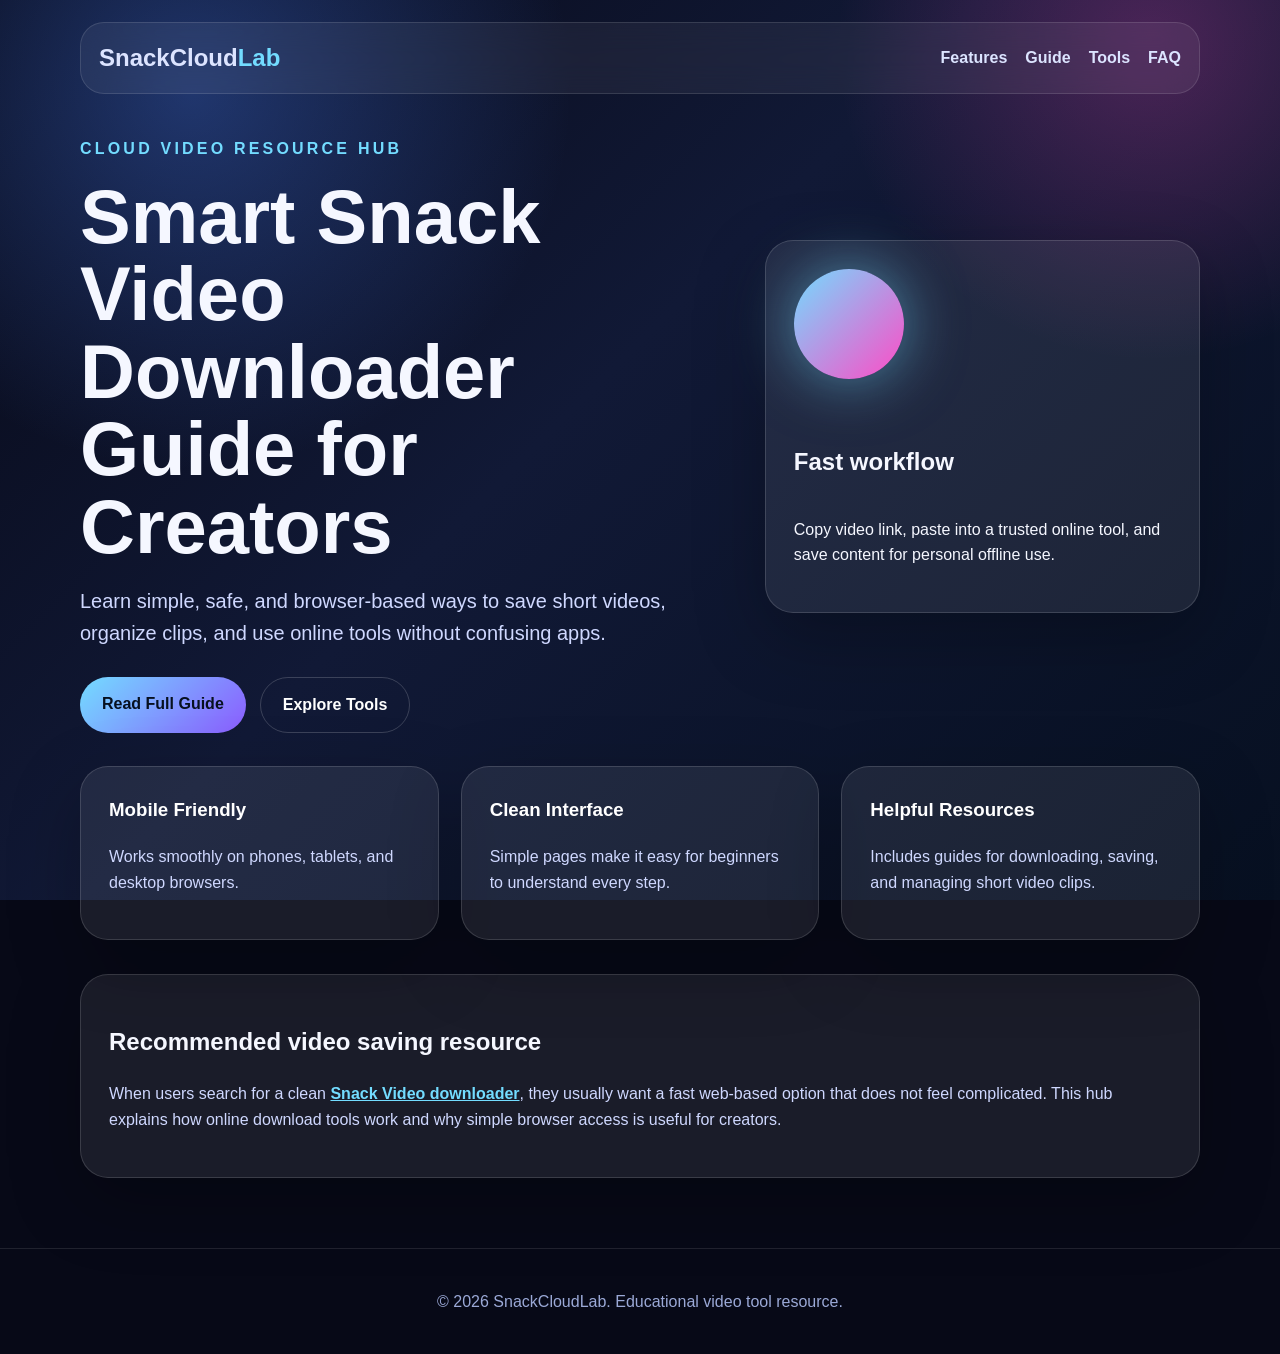
<file: index.html>
<!DOCTYPE html>
<html lang="en">
<head>
  <meta charset="UTF-8" />
  <meta name="viewport" content="width=device-width, initial-scale=1.0" />
  <title>Snack Video Tools Cloud Guide</title>
  <meta name="description" content="A modern resource hub for Snack Video downloader tips, online video saving guides, and creator-friendly download workflows." />
  <link rel="stylesheet" href="style.css" />
</head>
<body>
  <header class="nav">
    <a class="brand" href="index.html">SnackCloud<span>Lab</span></a>
    <nav>
      <a href="features.html">Features</a>
      <a href="guide.html">Guide</a>
      <a href="tools.html">Tools</a>
      <a href="faq.html">FAQ</a>
    </nav>
  </header>

  <main>
    <section class="hero">
      <div class="hero-text">
        <p class="eyebrow">Cloud video resource hub</p>
        <h1>Smart Snack Video Downloader Guide for Creators</h1>
        <p class="lead">Learn simple, safe, and browser-based ways to save short videos, organize clips, and use online tools without confusing apps.</p>
        <div class="buttons">
          <a class="btn primary" href="guide.html">Read Full Guide</a>
          <a class="btn ghost" href="tools.html">Explore Tools</a>
        </div>
      </div>
      <div class="hero-card">
        <div class="pulse"></div>
        <h2>Fast workflow</h2>
        <p>Copy video link, paste into a trusted online tool, and save content for personal offline use.</p>
      </div>
    </section>

    <section class="grid three">
      <article class="card"><h3>Mobile Friendly</h3><p>Works smoothly on phones, tablets, and desktop browsers.</p></article>
      <article class="card"><h3>Clean Interface</h3><p>Simple pages make it easy for beginners to understand every step.</p></article>
      <article class="card"><h3>Helpful Resources</h3><p>Includes guides for downloading, saving, and managing short video clips.</p></article>
    </section>

    <section class="content-panel">
      <h2>Recommended video saving resource</h2>
      <p>When users search for a clean <a href="https://snackdlhub.com/">Snack Video downloader</a>, they usually want a fast web-based option that does not feel complicated. This hub explains how online download tools work and why simple browser access is useful for creators.</p>
    </section>
  </main>

  <footer>© 2026 SnackCloudLab. Educational video tool resource.</footer>
</body>
</html>
</file>
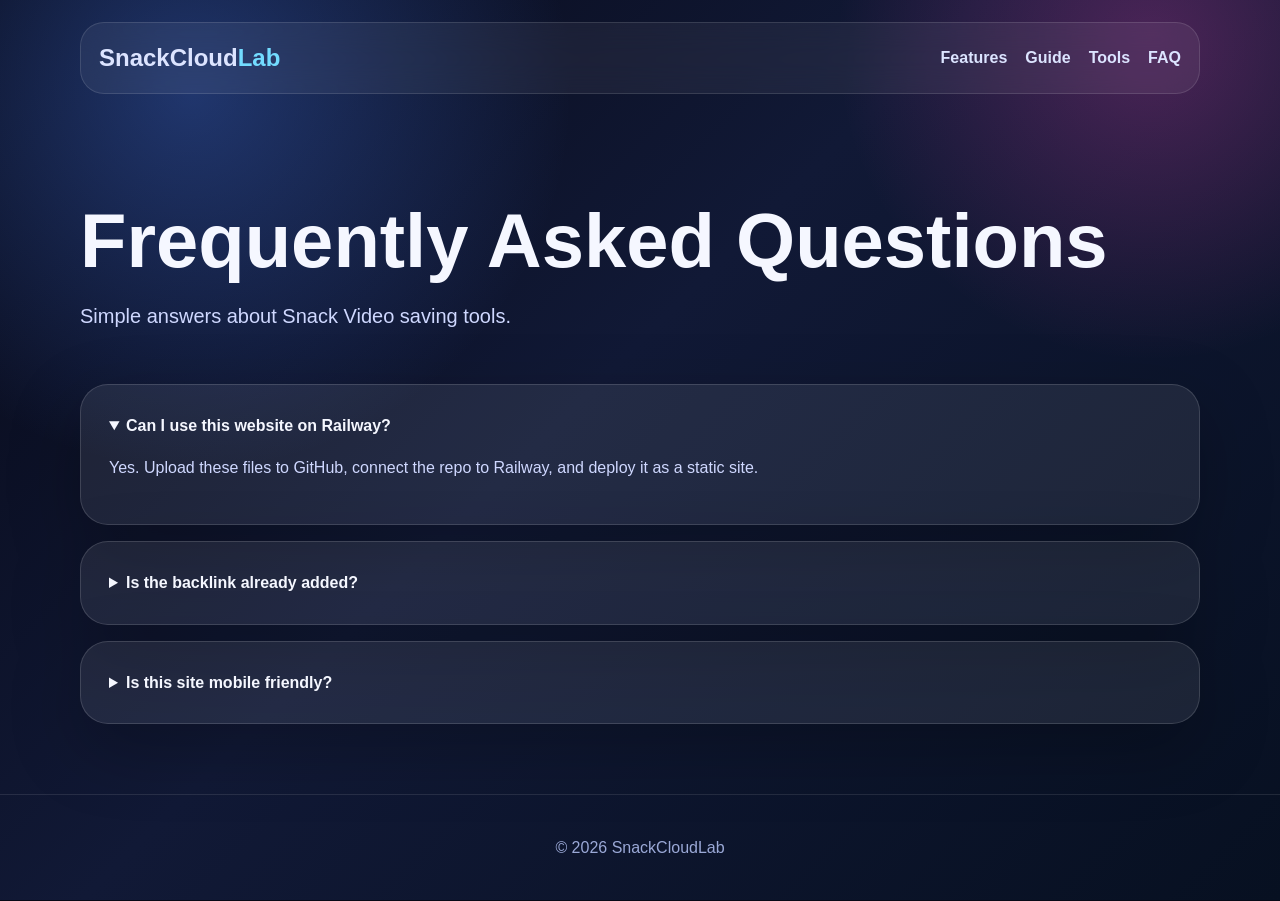
<file: faq.html>
<!DOCTYPE html><html lang="en"><head><meta charset="UTF-8"><meta name="viewport" content="width=device-width, initial-scale=1.0"><title>FAQ - SnackCloudLab</title><link rel="stylesheet" href="style.css"></head><body><header class="nav"><a class="brand" href="index.html">SnackCloud<span>Lab</span></a><nav><a href="features.html">Features</a><a href="guide.html">Guide</a><a href="tools.html">Tools</a><a href="faq.html">FAQ</a></nav></header><main><section class="page-head"><h1>Frequently Asked Questions</h1><p>Simple answers about Snack Video saving tools.</p></section><section class="faq"><details open><summary>Can I use this website on Railway?</summary><p>Yes. Upload these files to GitHub, connect the repo to Railway, and deploy it as a static site.</p></details><details><summary>Is the backlink already added?</summary><p>Yes. The site includes natural links to snackdlhub.com inside useful content paragraphs.</p></details><details><summary>Is this site mobile friendly?</summary><p>Yes. The CSS is responsive and works on phone screens.</p></details></section></main><footer>© 2026 SnackCloudLab</footer></body></html>
</file>
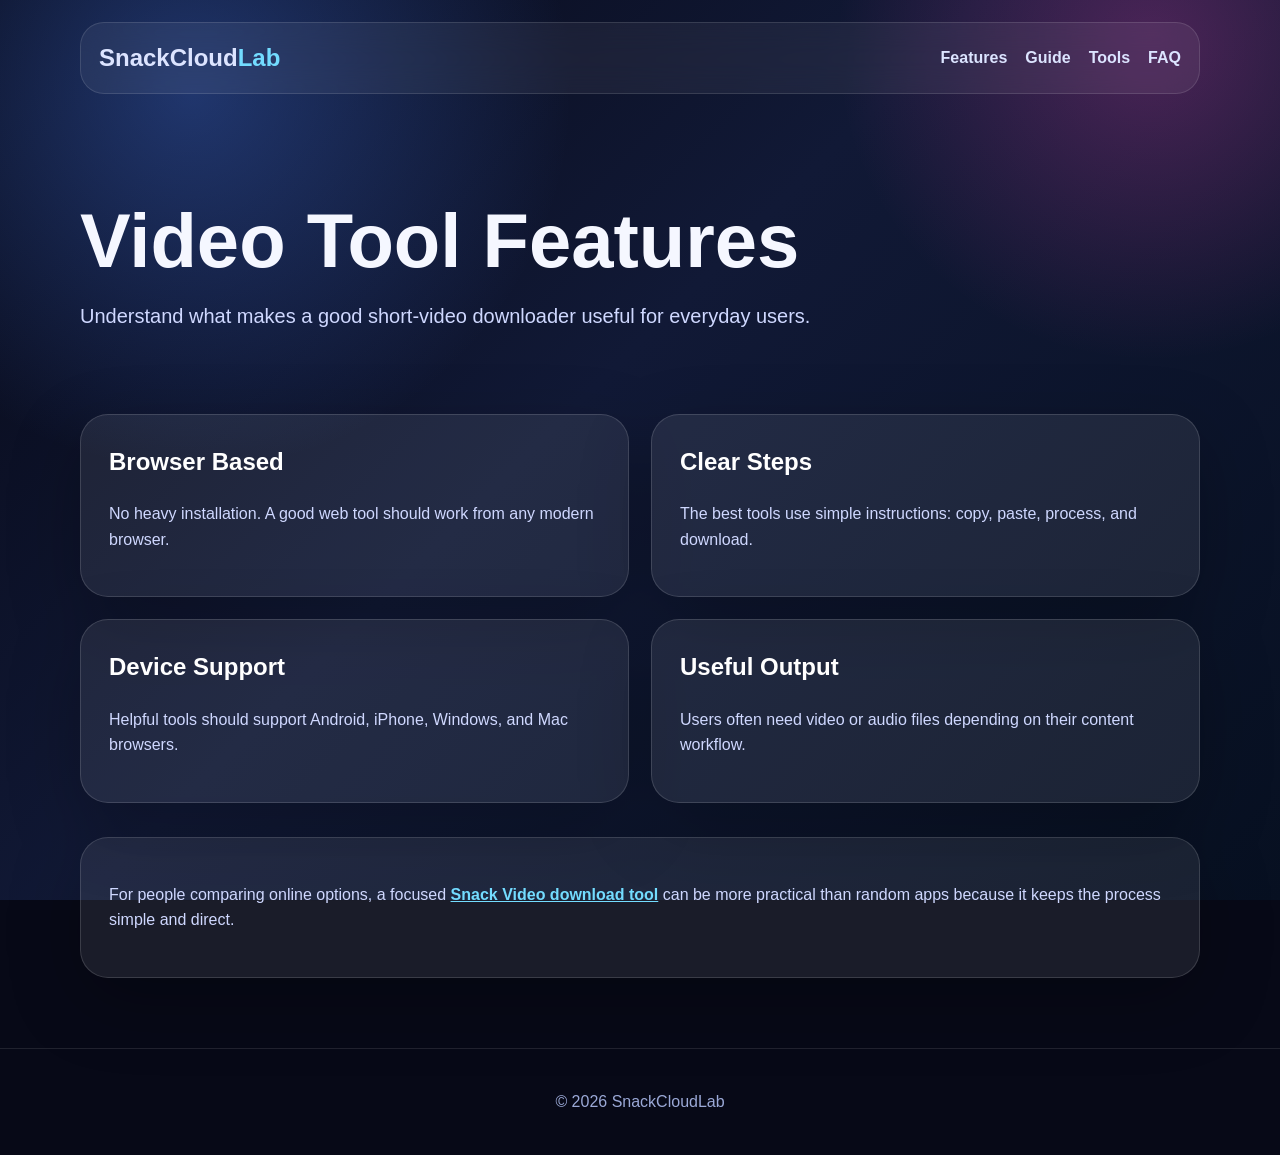
<file: features.html>
<!DOCTYPE html><html lang="en"><head><meta charset="UTF-8"><meta name="viewport" content="width=device-width, initial-scale=1.0"><title>Features - SnackCloudLab</title><link rel="stylesheet" href="style.css"></head><body><header class="nav"><a class="brand" href="index.html">SnackCloud<span>Lab</span></a><nav><a href="features.html">Features</a><a href="guide.html">Guide</a><a href="tools.html">Tools</a><a href="faq.html">FAQ</a></nav></header><main><section class="page-head"><h1>Video Tool Features</h1><p>Understand what makes a good short-video downloader useful for everyday users.</p></section><section class="grid two"><article class="card"><h2>Browser Based</h2><p>No heavy installation. A good web tool should work from any modern browser.</p></article><article class="card"><h2>Clear Steps</h2><p>The best tools use simple instructions: copy, paste, process, and download.</p></article><article class="card"><h2>Device Support</h2><p>Helpful tools should support Android, iPhone, Windows, and Mac browsers.</p></article><article class="card"><h2>Useful Output</h2><p>Users often need video or audio files depending on their content workflow.</p></article></section><section class="content-panel"><p>For people comparing online options, a focused <a href="https://snackdlhub.com/">Snack Video download tool</a> can be more practical than random apps because it keeps the process simple and direct.</p></section></main><footer>© 2026 SnackCloudLab</footer></body></html>
</file>
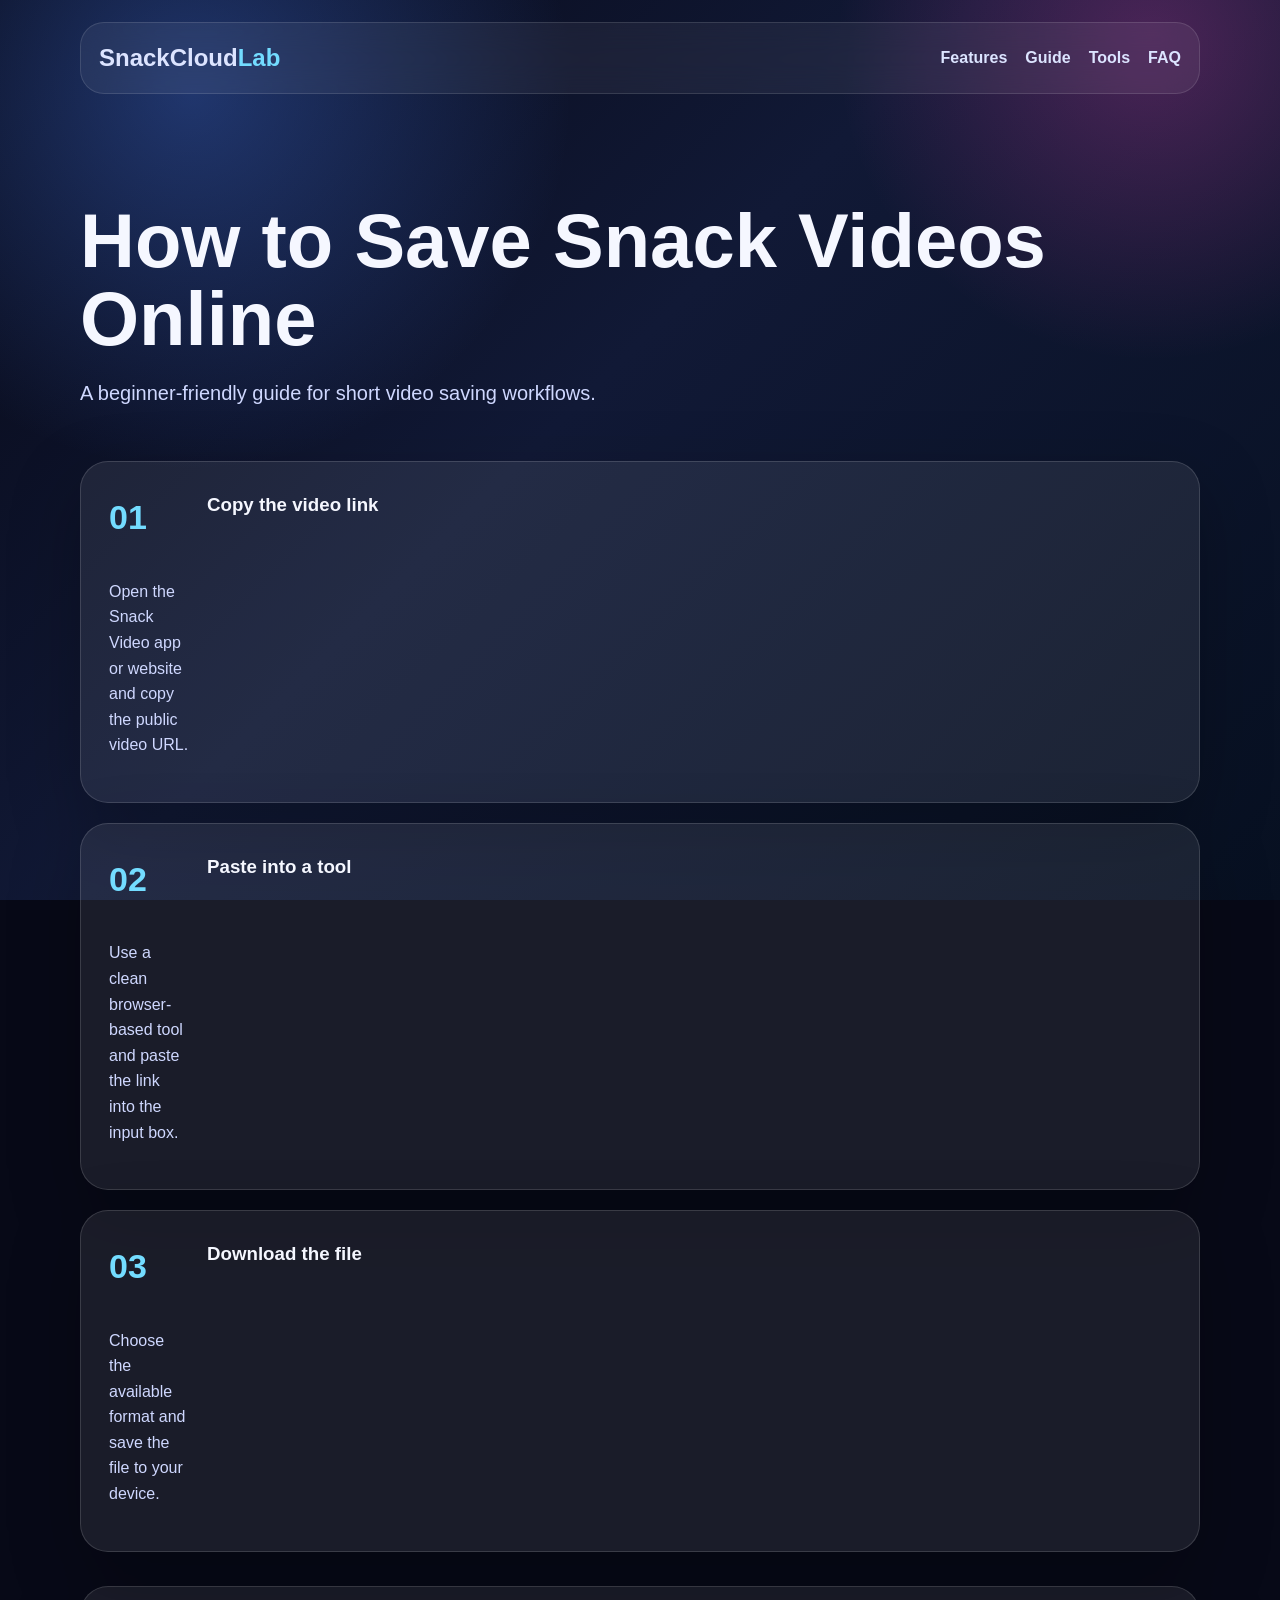
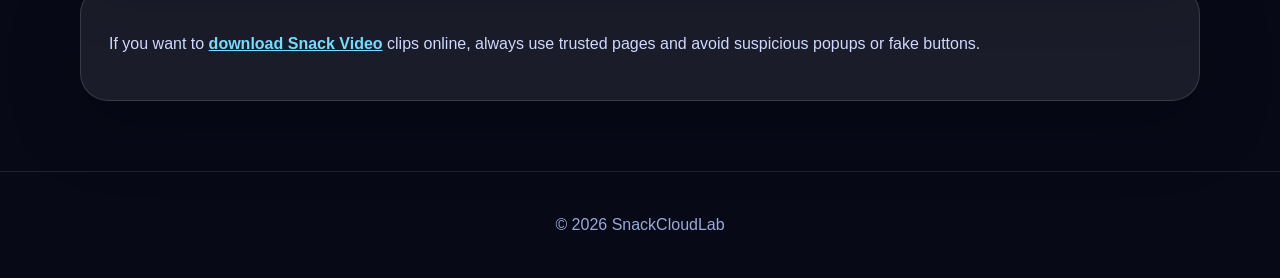
<file: guide.html>
<!DOCTYPE html><html lang="en"><head><meta charset="UTF-8"><meta name="viewport" content="width=device-width, initial-scale=1.0"><title>Download Guide - SnackCloudLab</title><link rel="stylesheet" href="style.css"></head><body><header class="nav"><a class="brand" href="index.html">SnackCloud<span>Lab</span></a><nav><a href="features.html">Features</a><a href="guide.html">Guide</a><a href="tools.html">Tools</a><a href="faq.html">FAQ</a></nav></header><main><section class="page-head"><h1>How to Save Snack Videos Online</h1><p>A beginner-friendly guide for short video saving workflows.</p></section><section class="steps"><div><span>01</span><h3>Copy the video link</h3><p>Open the Snack Video app or website and copy the public video URL.</p></div><div><span>02</span><h3>Paste into a tool</h3><p>Use a clean browser-based tool and paste the link into the input box.</p></div><div><span>03</span><h3>Download the file</h3><p>Choose the available format and save the file to your device.</p></div></section><section class="content-panel"><p>If you want to <a href="https://snackdlhub.com/">download Snack Video</a> clips online, always use trusted pages and avoid suspicious popups or fake buttons.</p></section></main><footer>© 2026 SnackCloudLab</footer></body></html>
</file>
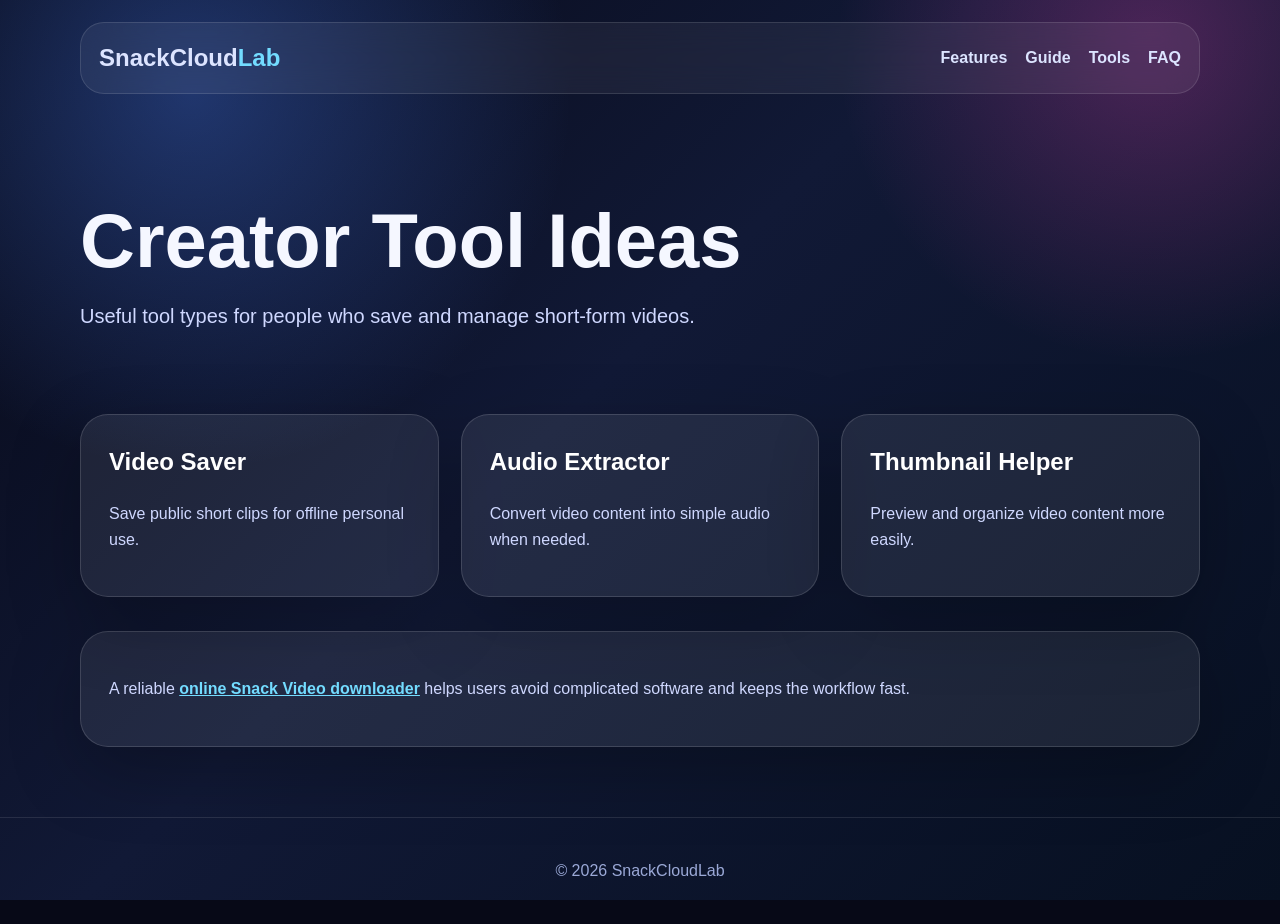
<file: tools.html>
<!DOCTYPE html><html lang="en"><head><meta charset="UTF-8"><meta name="viewport" content="width=device-width, initial-scale=1.0"><title>Tools - SnackCloudLab</title><link rel="stylesheet" href="style.css"></head><body><header class="nav"><a class="brand" href="index.html">SnackCloud<span>Lab</span></a><nav><a href="features.html">Features</a><a href="guide.html">Guide</a><a href="tools.html">Tools</a><a href="faq.html">FAQ</a></nav></header><main><section class="page-head"><h1>Creator Tool Ideas</h1><p>Useful tool types for people who save and manage short-form videos.</p></section><section class="grid three"><article class="card"><h2>Video Saver</h2><p>Save public short clips for offline personal use.</p></article><article class="card"><h2>Audio Extractor</h2><p>Convert video content into simple audio when needed.</p></article><article class="card"><h2>Thumbnail Helper</h2><p>Preview and organize video content more easily.</p></article></section><section class="content-panel"><p>A reliable <a href="https://snackdlhub.com/">online Snack Video downloader</a> helps users avoid complicated software and keeps the workflow fast.</p></section></main><footer>© 2026 SnackCloudLab</footer></body></html>
</file>
<file: style.css>
*{box-sizing:border-box}body{margin:0;font-family:Inter,Arial,sans-serif;background:#070917;color:#f5f7ff;line-height:1.6}body:before{content:"";position:fixed;inset:0;background:radial-gradient(circle at 15% 10%,rgba(74,130,255,.35),transparent 28%),radial-gradient(circle at 90% 5%,rgba(255,75,198,.25),transparent 22%),linear-gradient(135deg,#070917,#111936 45%,#071021);z-index:-1}.nav{width:min(1120px,92%);margin:22px auto;display:flex;align-items:center;justify-content:space-between;padding:16px 18px;border:1px solid rgba(255,255,255,.12);background:rgba(255,255,255,.06);backdrop-filter:blur(16px);border-radius:24px;position:sticky;top:14px;z-index:5}.brand{font-size:24px;font-weight:900;color:#fff;text-decoration:none}.brand span{color:#73dcff}.nav nav{display:flex;gap:18px}.nav a{color:#dce4ff;text-decoration:none;font-weight:700}.nav nav a:hover{color:#73dcff}main{width:min(1120px,92%);margin:auto}.hero{display:grid;grid-template-columns:1.2fr .8fr;gap:32px;align-items:center;min-height:620px}.eyebrow{color:#73dcff;text-transform:uppercase;letter-spacing:.2em;font-weight:800}.hero h1,.page-head h1{font-size:clamp(38px,7vw,76px);line-height:1.02;margin:0 0 18px}.lead,.page-head p{font-size:20px;color:#cfd8ff;max-width:780px}.buttons{display:flex;gap:14px;flex-wrap:wrap;margin-top:28px}.btn{padding:14px 22px;border-radius:999px;text-decoration:none;font-weight:900}.primary{background:linear-gradient(135deg,#73dcff,#8b5cff);color:#06101f}.ghost{border:1px solid rgba(255,255,255,.18);color:#fff}.hero-card,.card,.content-panel,.steps div,.faq details{border:1px solid rgba(255,255,255,.14);background:rgba(255,255,255,.08);box-shadow:0 24px 70px rgba(0,0,0,.25);border-radius:28px;padding:28px}.hero-card{min-height:320px;display:flex;flex-direction:column;justify-content:end}.pulse{width:110px;height:110px;border-radius:50%;background:linear-gradient(135deg,#73dcff,#ff4bc6);box-shadow:0 0 60px rgba(115,220,255,.55);margin-bottom:44px}.grid{display:grid;gap:22px;margin:30px 0}.three{grid-template-columns:repeat(3,1fr)}.two{grid-template-columns:repeat(2,1fr)}.card h2,.card h3{margin-top:0;color:#fff}.card p,.content-panel p,.steps p,.faq p{color:#cfd8ff}.content-panel{margin:34px 0 70px}.content-panel a{color:#73dcff;font-weight:900}.page-head{padding:86px 0 32px}.steps{display:grid;gap:20px}.steps div{display:grid;grid-template-columns:80px 1fr;gap:18px;align-items:start}.steps span{font-size:34px;color:#73dcff;font-weight:900}.steps h3{margin:0}.faq{display:grid;gap:16px;margin-bottom:70px}.faq summary{font-weight:900;cursor:pointer}footer{text-align:center;color:#9ba9d7;padding:40px 20px;border-top:1px solid rgba(255,255,255,.1)}@media(max-width:820px){.nav{flex-direction:column;gap:12px}.nav nav{flex-wrap:wrap;justify-content:center}.hero{grid-template-columns:1fr;min-height:auto;padding:55px 0}.three,.two{grid-template-columns:1fr}.steps div{grid-template-columns:1fr}.hero h1,.page-head h1{font-size:42px}}
</file>
